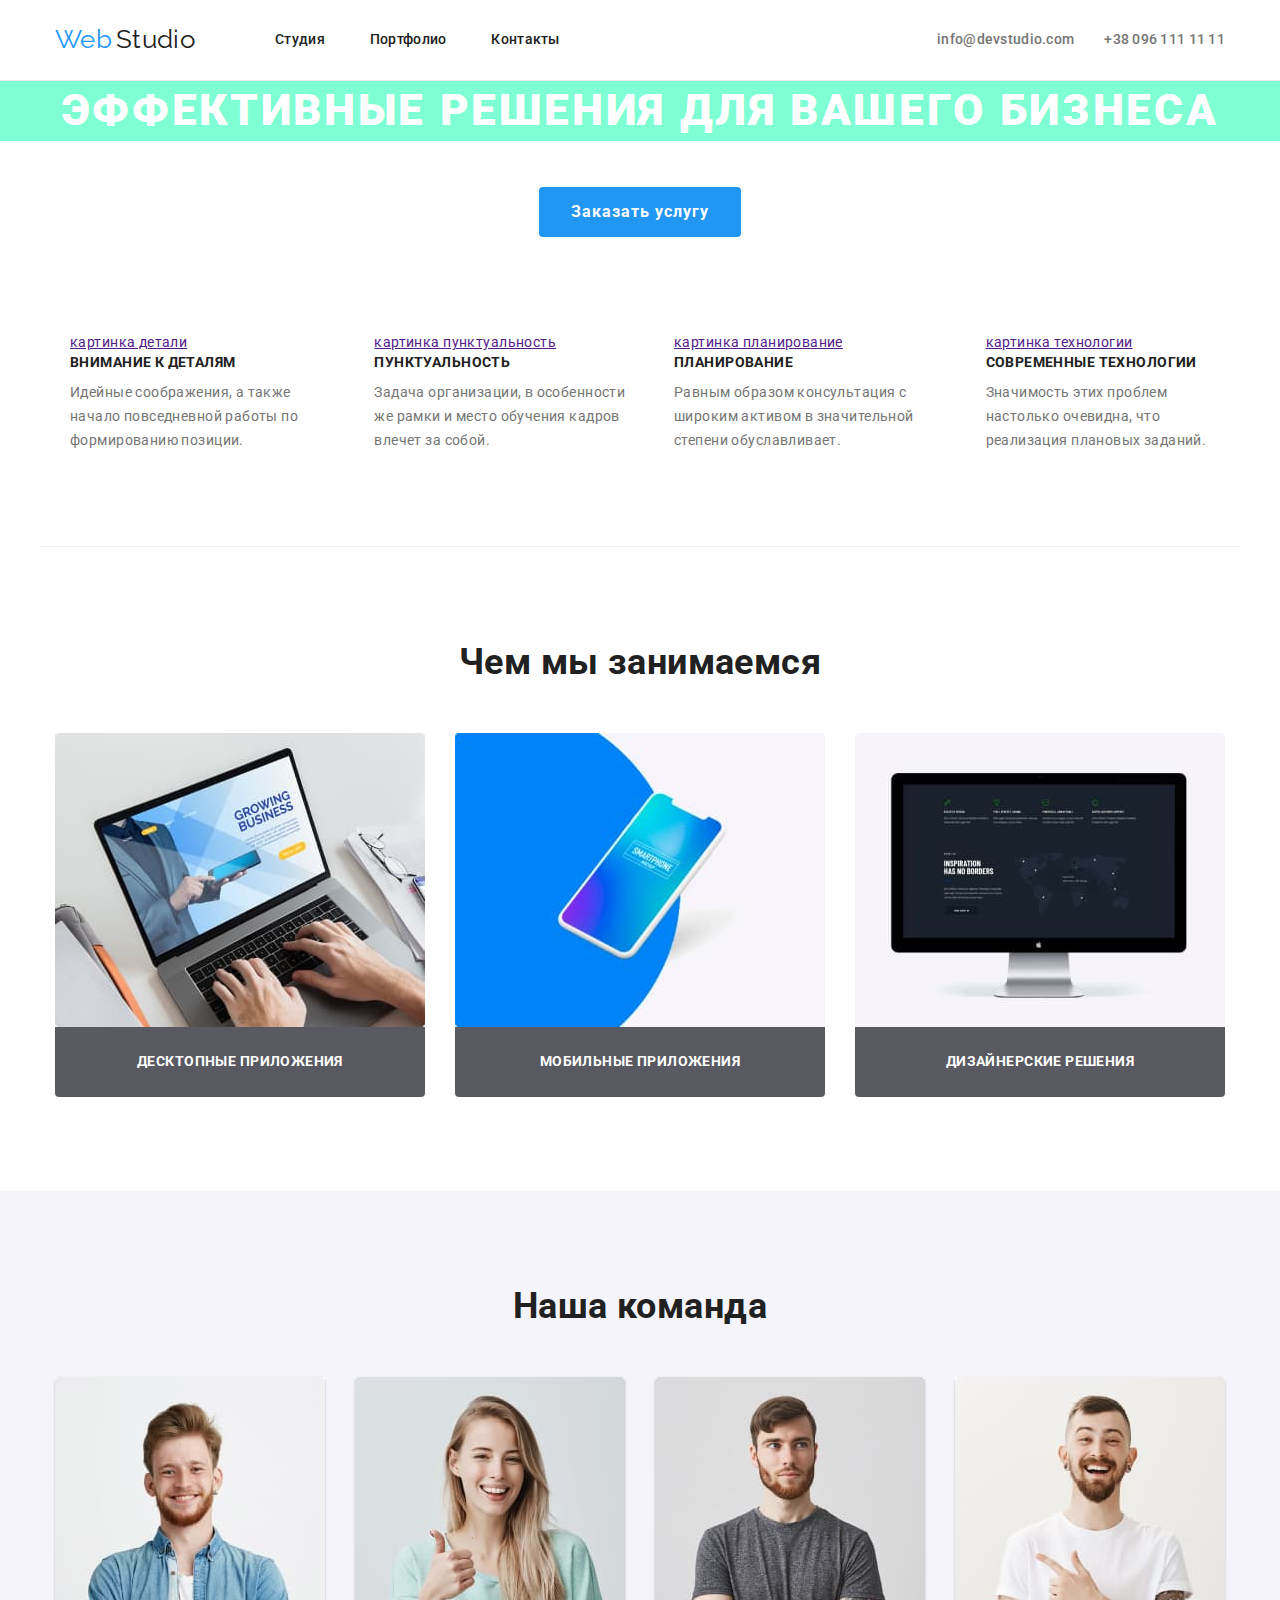
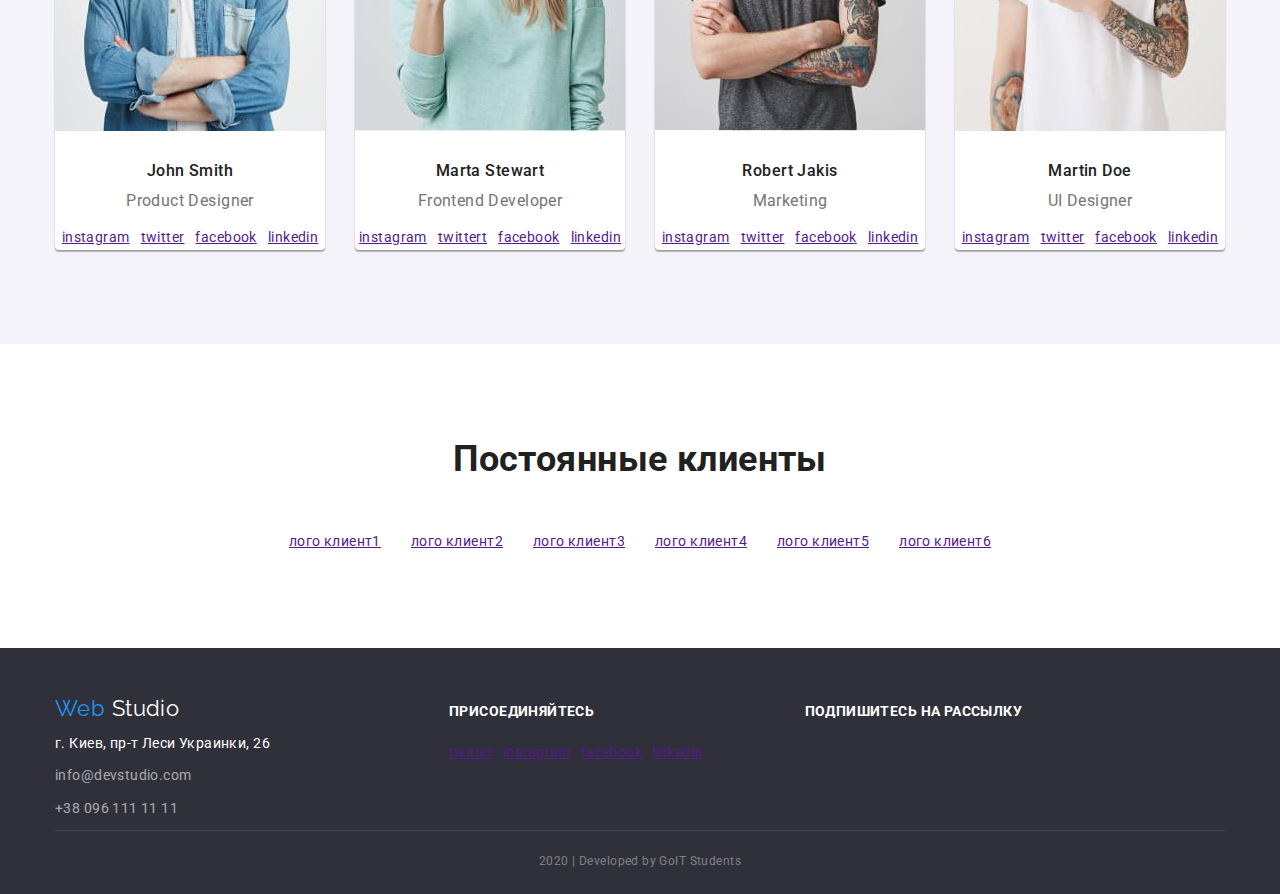
<file: index.html>
<!DOCTYPE html>
<html lang="ru">
  <head>
    <meta charset="UTF-8" />
    <meta name="viewport" content="width=device-width, initial-scale=1.0" />
    <title>Document</title>
    <link
      href="https://fonts.googleapis.com/css2?family=Raleway:wght@700&family=Roboto:wght@400;500;700;900&display=swap"
      rel="stylesheet"
    />
    <link
      rel="stylesheet"
      href="https://cdnjs.cloudflare.com/ajax/libs/modern-normalize/0.6.0/modern-normalize.min.css"
    />
    <link rel="stylesheet" href="./css/common.css" />
    <link rel="stylesheet" href="./css/styles.css" />
  </head>
  <body>
    <!-- шапка  -->
    <header>
      <div class="container header">
        <nav class="main-nav">
          <a href="./index.html" class="link">
            <span class="logo-web links">Web</span>&#160;<span
              class="logo-studio links"
              >Studio</span
            >
          </a>

          <ul class="nav">
            <li class="nav-item"><a href="" class="link">Студия</a></li>
            <li class="nav-item">
              <a href="./portfolio.html" class="link">Портфолио</a>
            </li>
            <li class="nav-item"><a href="" class="link">Контакты</a></li>
          </ul>
        </nav>

        <ul class="contacts">
          <li>
            <a href="mailto:info@devstudio.com" class="link"
              >info@devstudio.com</a
            >
          </li>
          <li>
            <a href="tell:380961111111" class="link">+38 096 111 11 11</a>
          </li>
        </ul>
      </div>
    </header>

    <main>
      <!-- герой -->
      <section class="hero">
        <h1 class="hero-title">эффективные решения для вашего бизнеса</h1>
        <a href="" class="hero-button">Заказать услугу</a>
      </section>
      <!-- наши преимущества -->
      <section class="section advantages container">
        <div class="container advantages-box">
          <h2 class="section-titles visually-hidden">наши преимущества</h2>
          <ul class="advantages-list">
            <li>
              <a href="" aria-label="ссылка внимание к деталям"
                >картинка детали</a
              >

              <h3 class="advantage-titles">Внимание к деталям</h3>
              <p>
                Идейные соображения, а также начало повседневной работы по
                формированию позиции.
              </p>
            </li>
            <li>
              <a href="" aria-label="ссылка пунктуальность"
                >картинка пунктуальность</a
              >
              <h3 class="advantage-titles">Пунктуальность</h3>
              <p>
                Задача организации, в особенности же рамки и место обучения
                кадров влечет за собой.
              </p>
            </li>
            <li>
              <a href="" aria-label="ссылка планирование"
                >картинка планирование</a
              >
              <h3 class="advantage-titles">Планирование</h3>
              <p>
                Равным образом консультация с широким активом в значительной
                степени обуславливает.
              </p>
            </li>
            <li>
              <a href="" aria-label="ссылка технологии">картинка технологии</a>
              <h3 class="advantage-titles">Современные технологии</h3>
              <p>
                Значимость этих проблем настолько очевидна, что реализация
                плановых заданий.
              </p>
            </li>
          </ul>
        </div>
      </section>

      <!-- деятельность -->
      <section class="section activity">
        <div class="container">
          <h2 class="section-titles">Чем мы занимаемся</h2>
          <ul class="activity-list">
            <li>
              <img
                src="./img/desktop-app.jpg"
                alt="Десктопные приложения"
                width="370"
              />
              <a href="" class="link"
                ><h3 class="activity-title">Десктопные приложения</h3></a
              >
            </li>
            <li>
              <img
                src="./img/tell-app.jpg"
                alt="Мобильные приложения"
                width="370"
              />
              <a href="" class="link"
                ><h3 class="activity-title">Мобильные приложения</h3></a
              >
            </li>
            <li>
              <img
                src="./img/design-decision.jpg"
                alt="Дизайнерские решения"
                width="370"
              />
              <a href="" class="link"
                ><h3 class="activity-title">Дизайнерские решения</h3></a
              >
            </li>
          </ul>
        </div>
      </section>

      <!-- команда -->
      <section class="section team">
        <div class="container">
          <h2 class="section-titles">Наша команда</h2>
          <ul class="team-list">
            <li>
              <img src="./img/smith.jpg" alt="John Smith photo" width="270" />
              <p class="team-members">John Smith</p>
              <p class="profession">Product Designer</p>

              <ul class="team-pages">
                <li>
                  <a href="" aria-label="ссылка на instagram">instagram</a>
                </li>
                <li>
                  <a href="" aria-label="ссылка на twitter">twitter</a>
                </li>
                <li>
                  <a href="" aria-label="ссылка на facebook">facebook</a>
                </li>
                <li>
                  <a href="" aria-label="ссылка на linkedin">linkedin</a>
                </li>
              </ul>
            </li>
            <li>
              <img
                src="./img/stewart.jpg"
                alt="Marta Stewart photo"
                width="270"
              />
              <p class="team-members">Marta Stewart</p>
              <p class="profession">Frontend Developer</p>

              <ul class="team-pages">
                <li>
                  <a href="" aria-label="ссылка на instagram">instagram</a>
                </li>
                <li>
                  <a href="" aria-label="ссылка на twitter">twittert</a>
                </li>
                <li>
                  <a href="" aria-label="ссылка на facebook">facebook</a>
                </li>
                <li>
                  <a href="" aria-label="ссылка на linkedin">linkedin</a>
                </li>
              </ul>
            </li>

            <li>
              <img src="./img/jakis.jpg" alt="Robert Jakis photo" width="270" />
              <p class="team-members">Robert Jakis</p>
              <p class="profession">Marketing</p>

              <ul class="team-pages">
                <li>
                  <a href="" aria-label="ссылка на instagram">instagram</a>
                </li>
                <li>
                  <a href="" aria-label="ссылка на twitter">twitter</a>
                </li>
                <li>
                  <a href="" aria-label="ссылка на facebook">facebook</a>
                </li>
                <li>
                  <a href="" aria-label="ссылка на linkedin">linkedin</a>
                </li>
              </ul>
            </li>
            <li>
              <img src="./img/doe.jpg" alt="Martin Doe photo" width="270" />
              <p class="team-members">Martin Doe</p>
              <p class="profession">UI Designer</p>

              <ul class="team-pages">
                <li>
                  <a href="" aria-label="ссылка на instagram">instagram</a>
                </li>
                <li>
                  <a href="" aria-label="ссылка на twitter">twitter</a>
                </li>
                <li>
                  <a href="" aria-label="ссылка на facebook">facebook</a>
                </li>
                <li>
                  <a href="" aria-label="ссылка на linkedin">linkedin</a>
                </li>
              </ul>
            </li>
          </ul>
        </div>
      </section>

      <!-- клиенты -->
      <section class="section clients">
        <div class="container">
          <h2 class="section-titles">Постоянные клиенты</h2>
          <ul class="clients-list">
            <li>
              <a href="" aria-label="ссылка клиент1">лого клиент1</a>
            </li>
            <li>
              <a href="" aria-label="ссылка клиент2">лого клиент2</a>
            </li>
            <li>
              <a href="" aria-label="ссылка клиент3">лого клиент3</a>
            </li>
            <li>
              <a href="" aria-label="ссылка клиент4">лого клиент4</a>
            </li>
            <li>
              <a href="" aria-label="ссылка клиент5">лого клиент5</a>
            </li>
            <li>
              <a href="" aria-label="ссылка клиент6">лого клиент6</a>
            </li>
          </ul>
        </div>
      </section>
    </main>

    <footer>
      <div class="container">
        <div class="footer-box">
          <div class="footer-contacts">
            <a href="./index.html" class="logo-link">
              <span class="logo-web">Web</span>&#160;<span class="logo-studio"
                >Studio</span
              >
            </a>
            <ul>
              <li class="link-item">
                <a
                  href="https://www.google.com/maps/place/%D0%B1%D1%83%D0%BB.+%D0%9B%D0%B5%D1%81%D0%B8+%D0%A3%D0%BA%D1%80%D0%B0%D0%B8%D0%BD%D0%BA%D0%B8,+26,+%D0%9A%D0%B8%D0%B5%D0%B2,+02000/@50.4269938,30.539431,3a,90y,237.72h,97.14t/data=!3m6!1e1!3m4!1sD-pTT85VMTMNwB7MYqKkrQ!2e0!7i13312!8i6656!4m5!3m4!1s0x40d4cf0e033ecbe9:0x57a4dffefec77da0!8m2!3d50.4265807!4d30.5383858"
                  class="link"
                  >г. Киев, пр-т Леси Украинки, 26</a
                >
              </li>
              <li>
                <a href="mailto:info@devstudio.com" class="link"
                  >info@devstudio.com</a
                >
              </li>
              <li>
                <a href="tell:380961111111" class="link">+38 096 111 11 11</a>
              </li>
            </ul>
          </div>

          <div class="join">
            <b class="join-header">присоединяйтесь</b>
            <ul class="join-networks">
              <li><a href="" aria-label="ссылка на twitter">twitter</a></li>
              <li><a href="" aria-label="ссылка на instagram">instagram</a></li>
              <li><a href="" aria-label="ссылка на facebook">facebook</a></li>
              <li><a href="" aria-label="ссылка на linkedin">linkedin</a></li>
            </ul>
          </div>

          <div>
            <b class="join-header">подпишитесь на рассылку</b>
          </div>
        </div>
        <p class="copyright">2020 | Developed by GoIT Students</p>
      </div>
    </footer>
  </body>
</html>
</file>
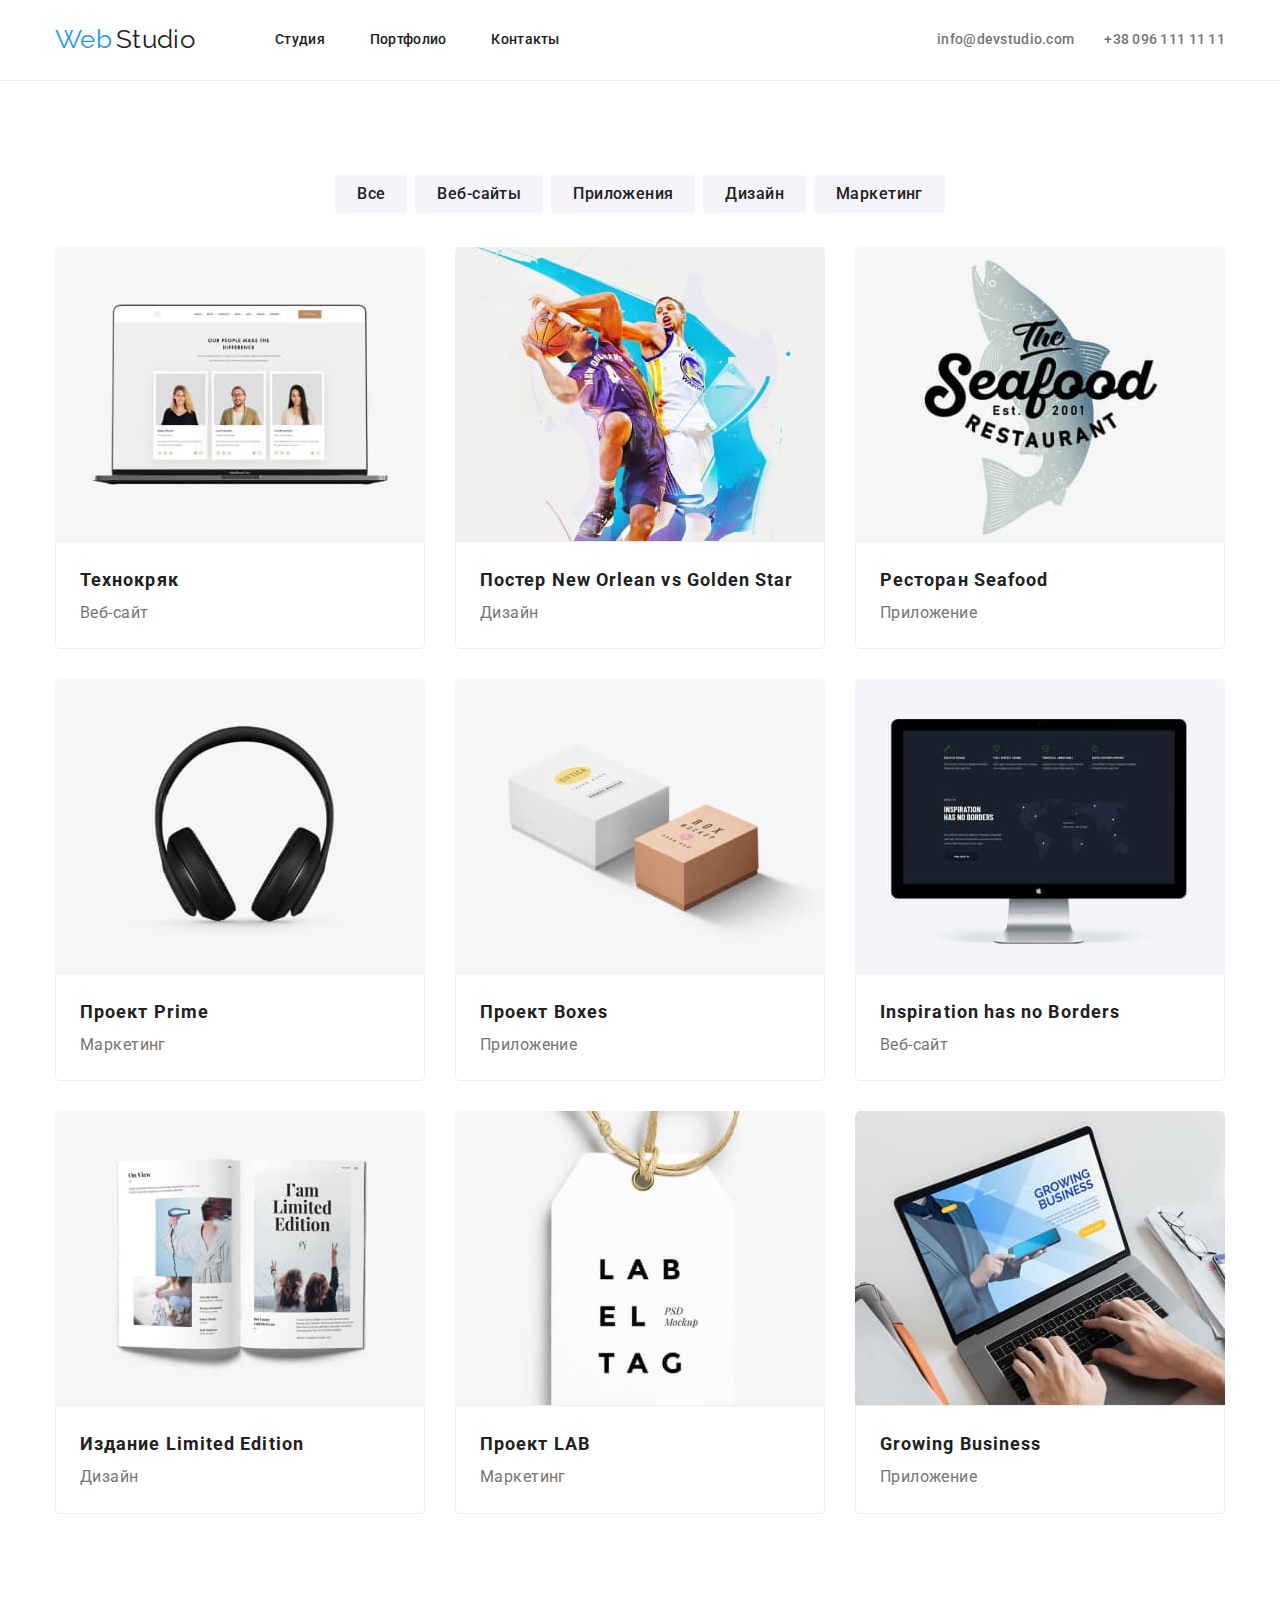
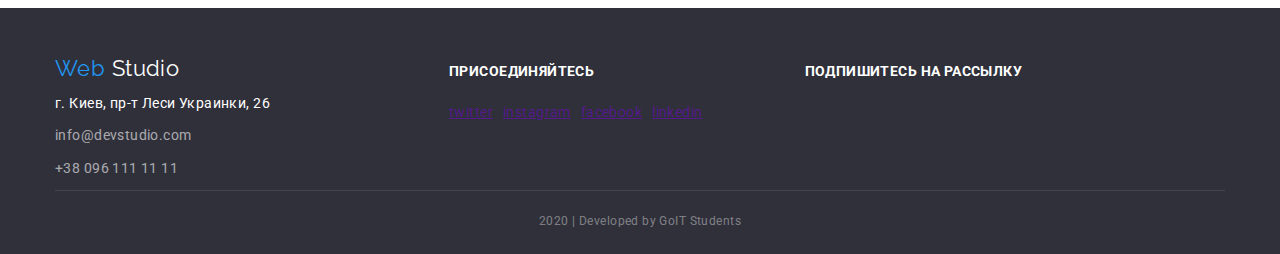
<file: portfolio.html>
<!DOCTYPE html>
<html lang="en">
  <head>
    <meta charset="UTF-8" />
    <meta name="viewport" content="width=device-width, initial-scale=1.0" />
    <title>portfolio</title>
    <link
      href="https://fonts.googleapis.com/css2?family=Raleway:wght@700&family=Roboto:wght@400;500;700;900&display=swap"
      rel="stylesheet"
    />
    <link
      rel="stylesheet"
      href="https://cdnjs.cloudflare.com/ajax/libs/modern-normalize/0.6.0/modern-normalize.min.css"
    />
    <link rel="stylesheet" href="./css/common.css" />
    <link rel="stylesheet" href="./css/styles.css" />
  </head>
  <body>
    <!-- шапка  -->
    <header>
      <div class="container header">
        <nav class="main-nav">
          <a href="./index.html" class="link">
            <span class="logo-web links">Web</span>&#160;<span
              class="logo-studio links"
              >Studio</span
            >
          </a>

          <ul class="nav">
            <li class="nav-item"><a href="" class="link">Студия</a></li>
            <li class="nav-item">
              <a href="./portfolio.html" class="link">Портфолио</a>
            </li>
            <li class="nav-item"><a href="" class="link">Контакты</a></li>
          </ul>
        </nav>

        <ul class="contacts">
          <li>
            <a href="mailto:info@devstudio.com" class="link"
              >info@devstudio.com</a
            >
          </li>
          <li>
            <a href="tell:380961111111" class="link">+38 096 111 11 11</a>
          </li>
        </ul>
      </div>
    </header>
    <main>
      <section class="portfolio">
        <div class="container">
          <!-- ссылки на разделы -->

          <ul class="filter">
            <li class="filter-item"><button type="button">Все</button></li>
            <li class="filter-item">
              <button type="button">Веб-сайты</button>
            </li>
            <li class="filter-item">
              <button type="button">Приложения</button>
            </li>
            <li class="filter-item"><button type="button">Дизайн</button></li>
            <li class="filter-item">
              <button type="button">Маркетинг</button>
            </li>
          </ul>

          <!-- примеры работ по разделам -->

          <h1 class="visually-hidden">примеры</h1>
          <ul class="example">
            <li class="example-items">
              <a href="" class="link">
                <img
                  src="./img/portfolio/technokrak.jpg"
                  alt="постер примера сайта"
                  width="370"
                />
                <div class="card-content">
                  <h2 class="example-title">Технокряк</h2>
                  <p class="paragraf">Веб-сайт</p>
                </div>

                <!-- <p class="examle-text">
                  Технокряк это современная площадка распространения
                  коронавируса. Компании используют эту платформу для цифрового
                  шпионажа и атак на защищённые сервера конкурентов.
                </p> -->
              </a>
            </li>
            <li class="example-items">
              <a href="" class="link">
                <img
                  src="./img/portfolio/n-orlean.jpg"
                  alt="постер примера дизайна"
                  width="370"
                />
                <div class="card-content">
                  <h2 class="example-title">
                    Постер New Orlean vs Golden Star
                  </h2>
                  <p class="paragraf">Дизайн</p>
                </div>

                <!-- <p class="examle-text">
                  Технокряк это современная площадка распространения
                  коронавируса. Компании используют эту платформу для цифрового
                  шпионажа и атак на защищённые сервера конкурентов.
                </p> -->
              </a>
            </li>
            <li class="example-items">
              <a href="" class="link">
                <img
                  src="./img/portfolio/seafood-restr.jpg"
                  alt="постер примера приложения"
                  width="370"
                />
                <div class="card-content">
                  <h2 class="example-title">Ресторан Seafood</h2>
                  <p class="paragraf">Приложение</p>
                </div>

                <!-- <p class="examle-text">
                  Технокряк это современная площадка распространения
                  коронавируса. Компании используют эту платформу для цифрового
                  шпионажа и атак на защищённые сервера конкурентов.
                </p> -->
              </a>
            </li>
            <li class="example-items">
              <a href="" class="link">
                <img
                  src="./img/portfolio/prime-proj.jpg"
                  alt="постер примера маркетинга"
                  width="370"
                />
                <div class="card-content">
                  <h2 class="example-title">Проект Prime</h2>
                  <p class="paragraf">Маркетинг</p>
                </div>

                <!-- <p class="examle-text">
                  Технокряк это современная площадка распространения
                  коронавируса. Компании используют эту платформу для цифрового
                  шпионажа и атак на защищённые сервера конкурентов.
                </p> -->
              </a>
            </li>
            <li class="example-items">
              <a href="" class="link">
                <img
                  src="./img/portfolio/boxes-proj.jpg"
                  alt="постер примера приложения"
                  width="370"
                />
                <div class="card-content">
                  <h2 class="example-title">Проект Boxes</h2>
                  <p class="paragraf">Приложение</p>
                </div>

                <!-- <p class="examle-text">
                  Технокряк это современная площадка распространения
                  коронавируса. Компании используют эту платформу для цифрового
                  шпионажа и атак на защищённые сервера конкурентов.
                </p> -->
              </a>
            </li>
            <li class="example-items">
              <a href="" class="link">
                <img
                  src="./img/portfolio/inspiration.jpg"
                  alt="постер примера веб-сайта"
                  width="370"
                />
                <div class="card-content">
                  <h2 class="example-title">Inspiration has no Borders</h2>
                  <p class="paragraf">Веб-сайт</p>
                </div>

                <!-- <p class="examle-text">
                  Технокряк это современная площадка распространения
                  коронавируса. Компании используют эту платформу для цифрового
                  шпионажа и атак на защищённые сервера конкурентов.
                </p> -->
              </a>
            </li>
            <li class="example-items">
              <a href="" class="link">
                <img
                  src="./img/portfolio/limited-edition.jpg"
                  alt="постер примера дизайна"
                  width="370"
                />
                <div class="card-content">
                  <h2 class="example-title">Издание Limited Edition</h2>
                  <p class="paragraf">Дизайн</p>
                </div>

                <!-- <p class="examle-text">
                  Технокряк это современная площадка распространения
                  коронавируса. Компании используют эту платформу для цифрового
                  шпионажа и атак на защищённые сервера конкурентов.
                </p> -->
              </a>
            </li>
            <li class="example-items">
              <a href="" class="link">
                <img
                  src="./img/portfolio/lab-proj.jpg"
                  alt="постер примера маркетинга"
                  width="370"
                />
                <div class="card-content">
                  <h2 class="example-title">Проект LAB</h2>
                  <p class="paragraf">Маркетинг</p>
                </div>

                <!-- <p class="examle-text">
                  Технокряк это современная площадка распространения
                  коронавируса. Компании используют эту платформу для цифрового
                  шпионажа и атак на защищённые сервера конкурентов.
                </p> -->
              </a>
            </li>
            <li class="example-items">
              <a href="" class="link">
                <img
                  src="./img/portfolio/growing-business.jpg"
                  alt="постер примера приложения"
                  width="370"
                />
                <div class="card-content">
                  <h2 class="example-title">Growing Business</h2>
                  <p class="paragraf">Приложение</p>
                </div>

                <!-- <p class="examle-text">
                  Технокряк это современная площадка распространения
                  коронавируса. Компании используют эту платформу для цифрового
                  шпионажа и атак на защищённые сервера конкурентов.
                </p> -->
              </a>
            </li>
          </ul>
        </div>
      </section>
    </main>
    <footer>
      <div class="container">
        <div class="footer-box">
          <div class="footer-contacts">
            <a href="./index.html" class="logo-link">
              <span class="logo-web">Web</span>&#160;<span class="logo-studio"
                >Studio</span
              >
            </a>
            <ul>
              <li class="link-item">
                <a
                  href="https://www.google.com/maps/place/%D0%B1%D1%83%D0%BB.+%D0%9B%D0%B5%D1%81%D0%B8+%D0%A3%D0%BA%D1%80%D0%B0%D0%B8%D0%BD%D0%BA%D0%B8,+26,+%D0%9A%D0%B8%D0%B5%D0%B2,+02000/@50.4269938,30.539431,3a,90y,237.72h,97.14t/data=!3m6!1e1!3m4!1sD-pTT85VMTMNwB7MYqKkrQ!2e0!7i13312!8i6656!4m5!3m4!1s0x40d4cf0e033ecbe9:0x57a4dffefec77da0!8m2!3d50.4265807!4d30.5383858"
                  class="link"
                  >г. Киев, пр-т Леси Украинки, 26</a
                >
              </li>
              <li>
                <a href="mailto:info@devstudio.com" class="link"
                  >info@devstudio.com</a
                >
              </li>
              <li>
                <a href="tell:380961111111" class="link">+38 096 111 11 11</a>
              </li>
            </ul>
          </div>

          <div class="join">
            <b class="join-header">присоединяйтесь</b>
            <ul class="join-networks">
              <li><a href="" aria-label="ссылка на twitter">twitter</a></li>
              <li><a href="" aria-label="ссылка на instagram">instagram</a></li>
              <li><a href="" aria-label="ссылка на facebook">facebook</a></li>
              <li><a href="" aria-label="ссылка на linkedin">linkedin</a></li>
            </ul>
          </div>

          <div>
            <b class="join-header">подпишитесь на рассылку</b>
          </div>
        </div>
        <p class="copyright">2020 | Developed by GoIT Students</p>
      </div>
    </footer>
  </body>
</html>
</file>
<file: css/common.css>
/* :root {
  --primary-text-color: #757575;
  --title-text-color: #212121;
  --accent-color: #2196f3;
  --primary-white-color: #ffffff;
  --bg-button-color: #f5f4fa;
}
.nav .link {
  color: var(--title-text-color);
}
.nav .link:hover,
.nav .link:focus {
  color: var(--accent-color);
}
.contacts .link {
  color: var(--primary-text-color);
}
.contacts .link:hover,
.contacts .link:focus {
  color: var(--accent-color);
} */
</file>
<file: css/styles.css>
/* основний колір заголовків #212121 */
/* основний колір тексту #757575 */
/* колір акценту #2196F3 */
/* білий #FFFFFF */
/* контакти в футері rgba(255, 255, 255, 0.6) */
/* розробники в футері rgba(255, 255, 255, 0.4) */
/* другорядний колір фону  #F5F4FA */
/* фон заголовків background: rgba(47, 48, 58, 0.8) */
/* фон футера #2F303A */
/* колір рамок #EEEEEE */
/* колір рамки шапки  #ECECEC */
:root {
  --primary-text-color: #757575;
  --title-text-color: #212121;
  --accent-color: #2196f3;
  --primary-white-color: #ffffff;
  --bg-button-color: #f5f4fa;
  --bg-title-activity-color: rgba(47, 48, 58, 0.8);
  --bg-footer: #2f303a;
  --footer-text-contacts-color: rgba(255, 255, 255, 0.6);
  --footer-text-copyright: rgba(255, 255, 255, 0.4);
  --border-color: #eeeeee;
  --border-header-color: #ececec;
}
html {
  box-sizing: border-box;
}
*,
*::before,
*::after {
  box-sizing: inherit;
}
body {
  background-color: var(--primary-white-color);
  color: var(--primary-text-color);

  font-family: Roboto, sans-serif;
  letter-spacing: 0.03em;
  font-size: 14px;
  line-height: 1.7;
}
.advantages,
.activity,
.team,
.clients {
  padding-bottom: 94px;
  padding-top: 94px;
}
.container {
  width: 1200px;
  padding-left: 15px;
  padding-right: 15px;
  margin-left: auto;
  margin-right: auto;

  /* outline: 2px solid green; */
}

header > .container {
  margin-bottom: 0px;
  padding-top: 0px;
  padding-bottom: 0px;
}
.nav .link {
  color: var(--title-text-color);
}
.contacts .link {
  color: var(--primary-text-color);
}
.contacts .link:hover,
.contacts .link:focus,
.nav .link:hover,
.nav .link:focus {
  color: var(--accent-color);
}
ul {
  list-style: none;
  padding: 0;
  margin: 0;
}
h1,
h2,
h3,
h4,
h5,
h6 {
  margin: 0;
}
p {
  margin: 0;
}
img {
  display: block;
  /* max-width: 100%; */
}
.link {
  text-decoration: none;
}
.visually-hidden {
  position: absolute;
  width: 1px;
  height: 1px;
  margin: -1px;
  border: 0;
  padding: 0;
  clip: rect(0 0 0 0);
  overflow: hidden;
}
/* лого шапка */
.link .links {
  font-family: Raleway, sans-serif;
  font-size: 26px;
  line-height: 1.2;
}
.logo-web {
  color: var(--accent-color);
}
.logo-studio {
  color: var(--title-text-color);
}
/* лого футер */
.footer-contacts .logo-link {
  font-family: Raleway, sans-serif;
  font-size: 22px;
  line-height: 1.18;
  text-decoration: none;
}
.footer-contacts .logo-web {
  color: var(--accent-color);
}
.footer-contacts .logo-studio {
  color: var(--primary-white-color);
}
/* шапка */
header {
  border-bottom: 1px solid var(--border-header-color);
}
.header {
  display: flex;
  align-items: center;
}
.main-nav {
  display: flex;
  align-items: center;
}
.main-nav .link {
  display: block;
}
.main-nav > .link {
  margin-right: 80px;
}
.nav {
  display: flex;

  font-weight: 500;
  font-size: 14px;
  line-height: 1.14;

  letter-spacing: 0.02em;
}
.nav .link {
  display: block;
  padding-top: 32px;
  padding-bottom: 32px;
}
.nav-item:not(:last-child) {
  margin-right: 45px;
}

.contacts {
  display: flex;
  margin-left: auto;

  font-weight: 500;
  font-size: 14px;
  line-height: 1.14;
  letter-spacing: 0.02em;
}
.contacts > li:not(:last-child) {
  margin-right: 30px;
}
.contacts img {
  display: inline;
}
.contacts .link {
  padding-top: 32px;
  padding-bottom: 32px;
}

/* герой */
.hero .hero-title {
  margin-top: 0px;
  margin-bottom: 46px;

  color: var(--primary-white-color);
  background-color: aquamarine;
  font-weight: 900;
  font-size: 44px;
  line-height: 1.36;
  letter-spacing: 0.06em;
  text-transform: uppercase;
}
.hero-button {
  display: inline-block;
  padding: 10px 32px;
  border-radius: 4px;
  min-width: 200px;

  color: var(--primary-white-color);
  background-color: var(--accent-color);
  text-decoration: none;

  font-weight: 700;
  font-size: 16px;
  line-height: 1.9;
  letter-spacing: 0.06em;
  text-align: center;
}
.hero {
  text-align: center;
}
/* заголовки секций */
.section .section-titles {
  margin-bottom: 50px;

  color: var(--title-text-color);
  font-weight: 700;
  font-size: 36px;
  line-height: 1.17;
  text-align: center;
}
/* секции */
/* преимущества секция */
.advantages {
  border-bottom: 1px solid var(--border-color);
}
.section .advantage-titles {
  margin-bottom: 10px;

  color: var(--title-text-color);
  font-weight: 700;
  font-size: 14px;
  line-height: 1.14;
  text-transform: uppercase;
}
.advantages-box > .section-titles {
  margin-bottom: 0px;
}

.advantages-list {
  display: flex;
}
.advantages-list > li:not(:last-child) {
  margin-right: 30px;
}
.advantage-list > li {
  width: calc((100% - 3 * 30px) / 4);
}
/* деятельность секция */
.section .activity-title {
  color: var(--primary-white-color);
  /* background-color: var(--bg-title-activity-color); */
  font-weight: 700;
  font-size: 14px;
  line-height: 1.14;
  text-transform: uppercase;
  text-align: center;
}
.activity-list {
  display: flex;
}
.activity-list > li {
  width: calc((100% - 2 * 30px) / 3);
  border-radius: 0px 0px 4px 4px;
}
.activity-list > li:not(:last-child) {
  margin-right: 30px;
}
.activity-list .link {
  display: block;
  padding-top: 27px;
  padding-bottom: 27px;

  border-radius: 0px 0px 4px 4px;

  background-color: var(--bg-title-activity-color);
}

/* команда секция */
.team {
  background-color: var(--bg-button-color);
}
.team-list {
  display: flex;
  flex-direction: row;
}
.team-list > li {
  width: calc((100% - 3 * 30px) / 4);
  border-radius: 4px;
  box-shadow: 0px 2px 1px rgba(0, 0, 0, 0.2), 0px 1px 1px rgba(0, 0, 0, 0.14),
    0px 1px 3px rgba(0, 0, 0, 0.12);
  background-color: var(--primary-white-color);
}
.team-list > li:not(:last-child) {
  margin-right: 30px;
}
.team-list img {
  margin-bottom: 30px;

  /* max-width: 100%; */
}
.team-members {
  color: var(--title-text-color);
  font-weight: 500;
  font-size: 16px;
  line-height: 1.2;

  margin-bottom: 10px;
  text-align: center;
}
.profession {
  font-weight: 400;
  font-size: 16px;
  line-height: 1.2;
  margin-bottom: 16px;
  text-align: center;
}
.team-pages {
  display: flex;
  justify-content: center;
}
.team-pages > li + li {
  margin-left: 11px;
}

.clients-list {
  display: flex;
  justify-content: center;
}
.clients-list > li + li {
  margin-left: 30px;
}

/* футер */
footer {
  background-color: var(--bg-footer);
}
footer {
  padding-top: 48px;
  padding-bottom: 21px;
}
.footer-box {
  display: flex;
  align-items: baseline;
}
.logo-link {
  display: block;
  margin-bottom: 10px;
}
.footer-contacts {
  margin-right: 179px;
}
.footer-contacts > ul > li {
  margin-bottom: 9px;
}

.footer-contacts .link {
  color: var(--footer-text-contacts-color);

  font-weight: 400;
  font-size: 14px;
  line-height: 1.2;
}
.link-item .link {
  color: var(--primary-white-color);
}
.join {
  margin-right: 102px;
}
.join-networks {
  display: flex;
}
.join-networks > li + li {
  margin-left: 10px;
}
.join-header {
  display: block;
  margin-bottom: 21px;

  color: var(--primary-white-color);
  font-weight: 700;
  font-size: 14px;
  line-height: 1.14;
  text-transform: uppercase;
}
.copyright {
  padding-top: 18px;
  color: var(--footer-text-copyright);

  font-weight: 400;
  font-size: 12px;
  line-height: 2;
  text-align: center;
  border-top: 1px solid rgba(255, 255, 255, 0.1);
}
/* страница портфолио */
.portfolio {
  padding-top: 94px;
  padding-bottom: 94px;
}
/* кнопки разделов */
.filter button {
  color: var(--title-text-color);
  background-color: var(--bg-button-color);
  font-family: inherit;
  font-weight: 500;
  font-size: 16px;
  line-height: 1.6;
  letter-spacing: inherit;
  border-radius: 4px;

  border: none;
  padding: 6px 22px;
  cursor: pointer;
}
.filter button:hover,
.filter button:focus {
  color: var(--primary-white-color);
  background-color: var(--accent-color);

  box-shadow: 0px 2px 2px rgba(0, 0, 0, 0.12), 0px 1px 2px rgba(0, 0, 0, 0.08),
    0px 3px 1px rgba(0, 0, 0, 0.1);
}
.filter {
  display: flex;
  flex-wrap: wrap;
  margin-bottom: 34px;
  justify-content: center;
}
.filter-item + li {
  margin-left: 8px;
}
/* примеры работ */
/* .link img {
  max-width: 100%;
} */
.card-content {
  padding: 20px 24px;
  border: 1px solid var(--border-color);
  border-bottom-right-radius: 5px;
  border-bottom-left-radius: 5px;
}

.example .example-title {
  color: var(--title-text-color);
  font-weight: 700;
  font-size: 18px;
  line-height: 2;
  letter-spacing: 0.06em;
}
.example .paragraf {
  color: var(--primary-text-color);
  font-weight: 400;
  font-size: 16px;
  line-height: 1.9;
}
.example .examle-text {
  /* margin: 63px 24px; */

  /* color: var(--primary-white-color); */
  color: aquamarine;
  font-weight: 400;
  font-size: 18px;
  line-height: 1.5;
}
.example {
  display: flex;
  flex-wrap: wrap;
}
.example .example-items {
  width: calc((100% - 2 * 30px) / 3);
  margin-right: 30px;
  margin-bottom: 30px;
  border-radius: 5px 5px 0px 0px;
  overflow: hidden;
}
.example-items:nth-child(3n) {
  margin-right: 0px;
}
.example-items:nth-last-child(-n + 3) {
  margin-bottom: 0px;
}
.example .example-items:hover {
  box-shadow: 1px 4px 6px rgba(0, 0, 0, 0.16), 0px 4px 4px rgba(0, 0, 0, 0.06),
    0px 1px 1px rgba(0, 0, 0, 0.12);
}
</file>
